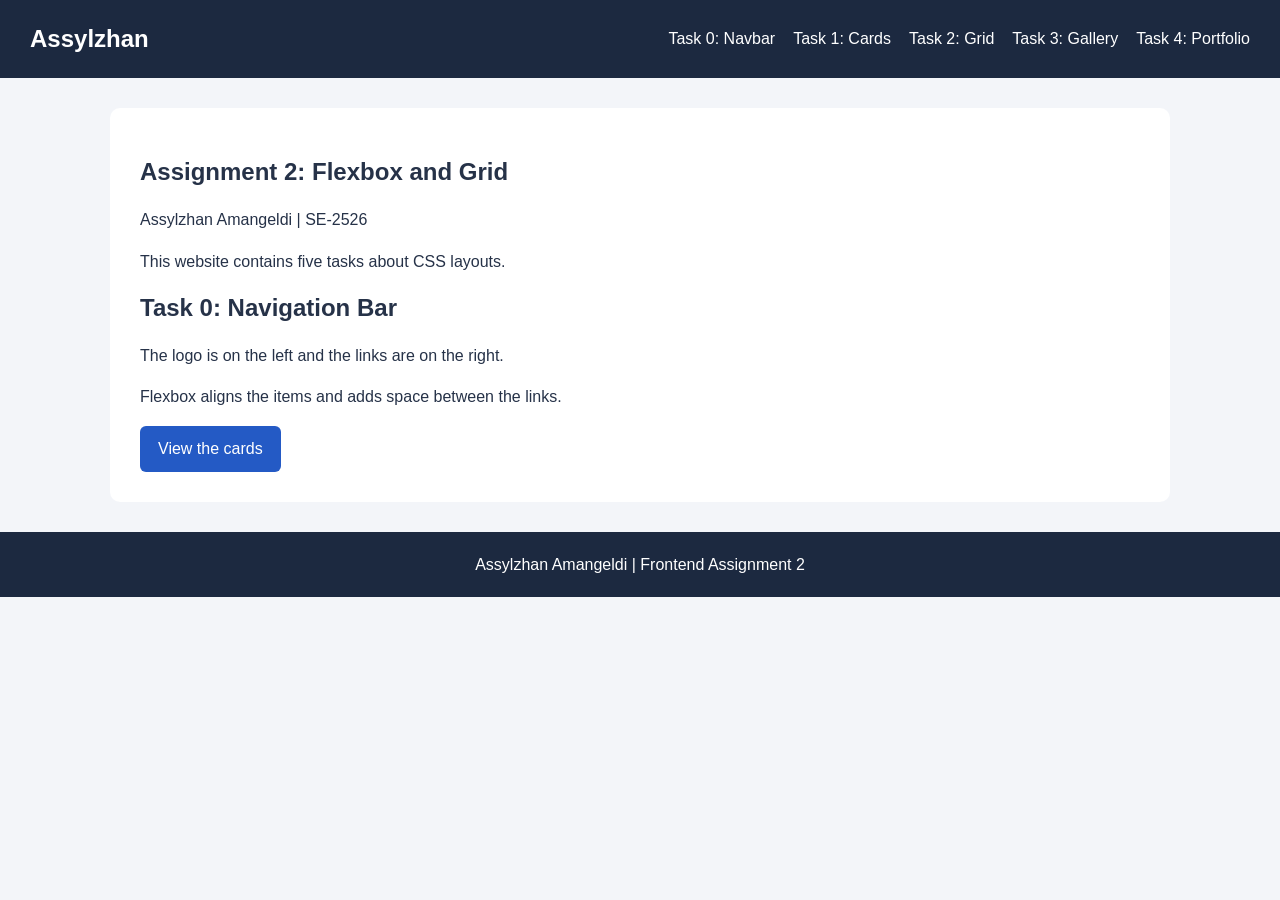
<file: index.html>
﻿<!DOCTYPE html>
<html lang="en">
<head>
    <meta charset="UTF-8">
    <meta name="viewport" content="width=device-width, initial-scale=1.0">
    <title>Task 0: Navigation | Assylzhan</title>
    <link rel="stylesheet" href="common.css">
    <link rel="stylesheet" href="task0-navbar.css">
    <link rel="stylesheet" href="task0-navbar.css">
</head>
<body>
<header class="navbar">
    <a class="logo" href="index.html">Assylzhan</a>
    <nav aria-label="Main navigation">
        <ul class="nav-links">
            <li><a href="index.html">Task 0: Navbar</a></li>
            <li><a href="task1-cards.html">Task 1: Cards</a></li>
            <li><a href="task2-grid.html">Task 2: Grid</a></li>
            <li><a href="task3-gallery.html">Task 3: Gallery</a></li>
            <li><a href="task4-portfolio.html">Task 4: Portfolio</a></li>
        </ul>
    </nav>
</header>
<main>
    <section class="introduction">
        <h1>Assignment 2: Flexbox and Grid</h1>
        <p>Assylzhan Amangeldi | SE-2526</p>
        <p>This website contains five tasks about CSS layouts.</p>
        <h2>Task 0: Navigation Bar</h2>
        <p>The logo is on the left and the links are on the right.</p>
        <p>Flexbox aligns the items and adds space between the links.</p>
        <a class="button" href="task1-cards.html">View the cards</a>
    </section>
</main>
<footer class="site-footer">Assylzhan Amangeldi | Frontend Assignment 2</footer>
</body>
</html>
</file>
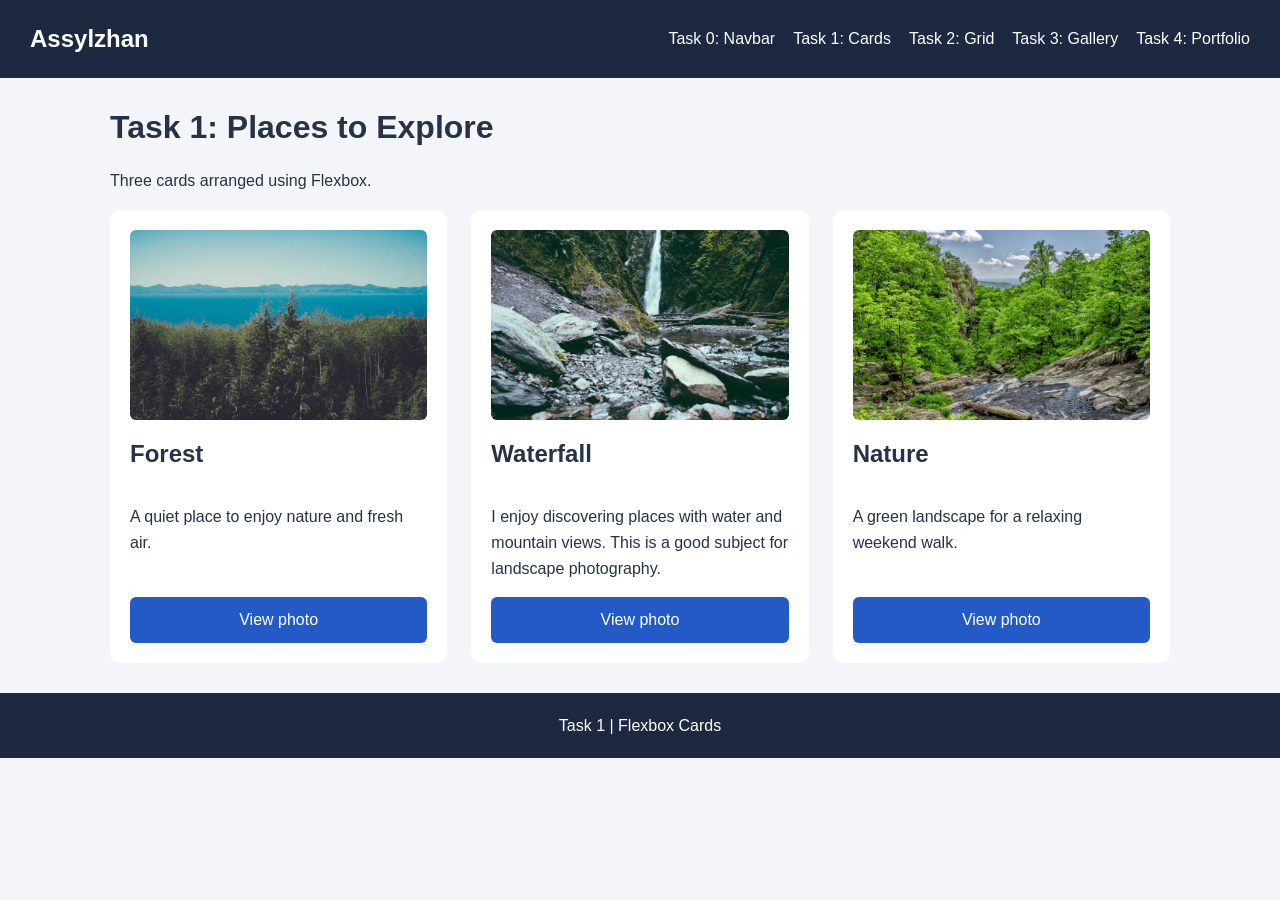
<file: task1-cards.html>
﻿<!DOCTYPE html>
<html lang="en">
<head>
    <meta charset="UTF-8">
    <meta name="viewport" content="width=device-width, initial-scale=1.0">
    <title>Task 1: Cards | Assylzhan</title>
    <link rel="stylesheet" href="common.css">
    <link rel="stylesheet" href="task0-navbar.css">
    <link rel="stylesheet" href="task1-cards.css">
</head>
<body>
<header class="navbar">
    <a class="logo" href="index.html">Assylzhan</a>
    <nav aria-label="Main navigation">
        <ul class="nav-links">
            <li><a href="index.html">Task 0: Navbar</a></li>
            <li><a href="task1-cards.html">Task 1: Cards</a></li>
            <li><a href="task2-grid.html">Task 2: Grid</a></li>
            <li><a href="task3-gallery.html">Task 3: Gallery</a></li>
            <li><a href="task4-portfolio.html">Task 4: Portfolio</a></li>
        </ul>
    </nav>
</header>
<main>
    <h1>Task 1: Places to Explore</h1>
    <p>Three cards arranged using Flexbox.</p>

    <section class="card-row" aria-label="Travel cards">
        <article class="card">
            <img src="images/photo1.jpg" alt="Forest landscape beside a lake">
            <h2>Forest</h2>
            <p>A quiet place to enjoy nature and fresh air.</p>
            <a class="button" href="task3-gallery.html#photo1">View photo</a>
        </article>

        <article class="card">
            <img src="images/photo2.jpg" alt="Waterfall flowing over rocks">
            <h2>Waterfall</h2>
            <p>I enjoy discovering places with water and mountain views. This is a good subject for landscape photography.</p>
            <a class="button" href="task3-gallery.html#photo2">View photo</a>
        </article>

        <article class="card">
            <img src="images/photo3.jpg" alt="Trees in a natural landscape">
            <h2>Nature</h2>
            <p>A green landscape for a relaxing weekend walk.</p>
            <a class="button" href="task3-gallery.html#photo3">View photo</a>
        </article>
    </section>
</main>
<footer class="site-footer">Task 1 | Flexbox Cards</footer>
</body>
</html>
</file>
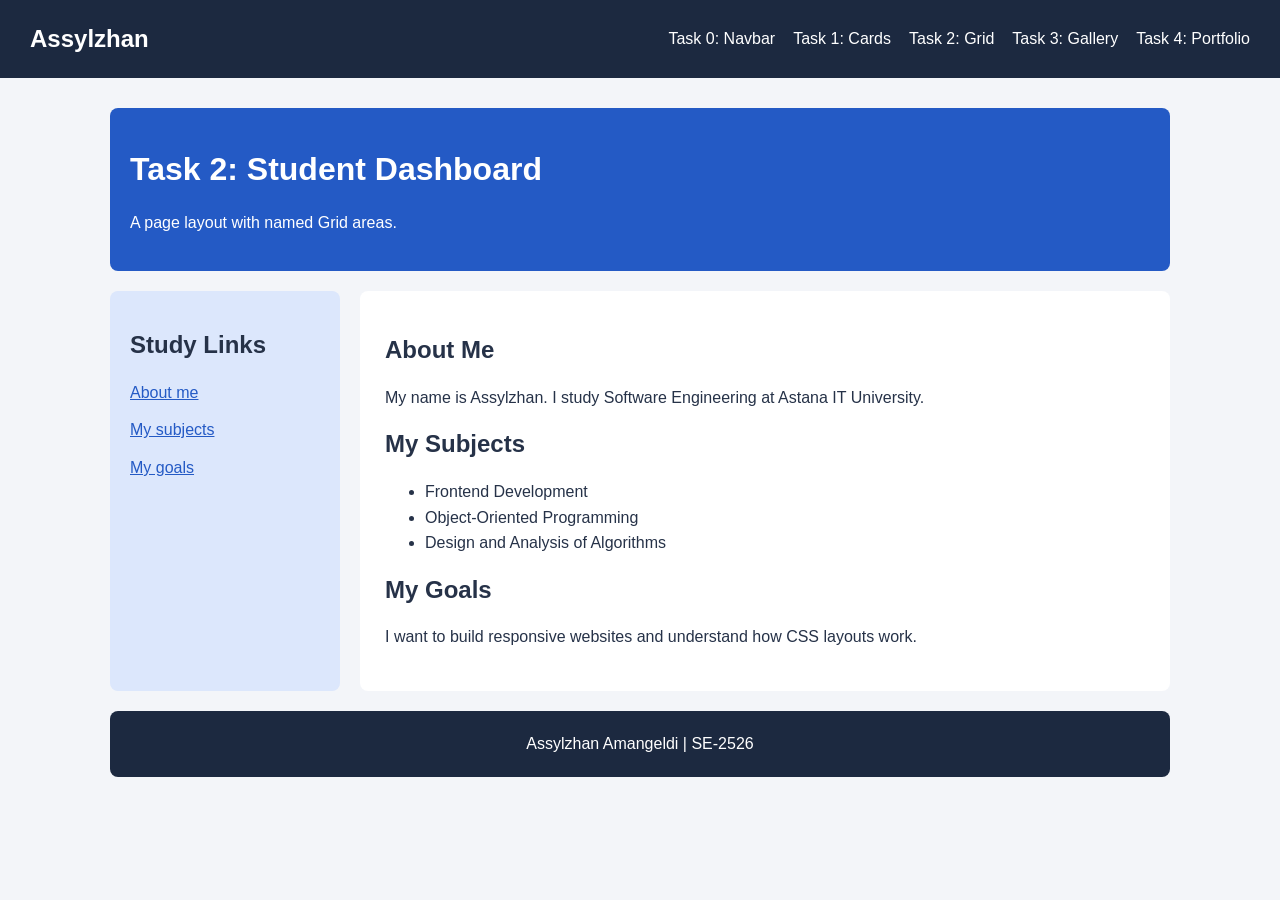
<file: task2-grid.html>
﻿<!DOCTYPE html>
<html lang="en">
<head>
    <meta charset="UTF-8">
    <meta name="viewport" content="width=device-width, initial-scale=1.0">
    <title>Task 2: Grid Layout | Assylzhan</title>
    <link rel="stylesheet" href="common.css">
    <link rel="stylesheet" href="task0-navbar.css">
    <link rel="stylesheet" href="task2-grid.css">
</head>
<body>
<header class="navbar">
    <a class="logo" href="index.html">Assylzhan</a>
    <nav aria-label="Main navigation">
        <ul class="nav-links">
            <li><a href="index.html">Task 0: Navbar</a></li>
            <li><a href="task1-cards.html">Task 1: Cards</a></li>
            <li><a href="task2-grid.html">Task 2: Grid</a></li>
            <li><a href="task3-gallery.html">Task 3: Gallery</a></li>
            <li><a href="task4-portfolio.html">Task 4: Portfolio</a></li>
        </ul>
    </nav>
</header>
<div class="page-layout">
    <header class="layout-header">
        <h1>Task 2: Student Dashboard</h1>
        <p>A page layout with named Grid areas.</p>
    </header>

    <aside class="layout-sidebar">
        <h2>Study Links</h2>
        <a href="#about">About me</a>
        <a href="#subjects">My subjects</a>
        <a href="#goals">My goals</a>
    </aside>

    <main class="layout-content">
        <section id="about">
            <h2>About Me</h2>
            <p>My name is Assylzhan. I study Software Engineering at Astana IT University.</p>
        </section>

        <section id="subjects">
            <h2>My Subjects</h2>
            <ul>
                <li>Frontend Development</li>
                <li>Object-Oriented Programming</li>
                <li>Design and Analysis of Algorithms</li>
            </ul>
        </section>

        <section id="goals">
            <h2>My Goals</h2>
            <p>I want to build responsive websites and understand how CSS layouts work.</p>
        </section>
    </main>

    <footer class="layout-footer">
        Assylzhan Amangeldi | SE-2526
    </footer>
</div>
</body>
</html>
</file>
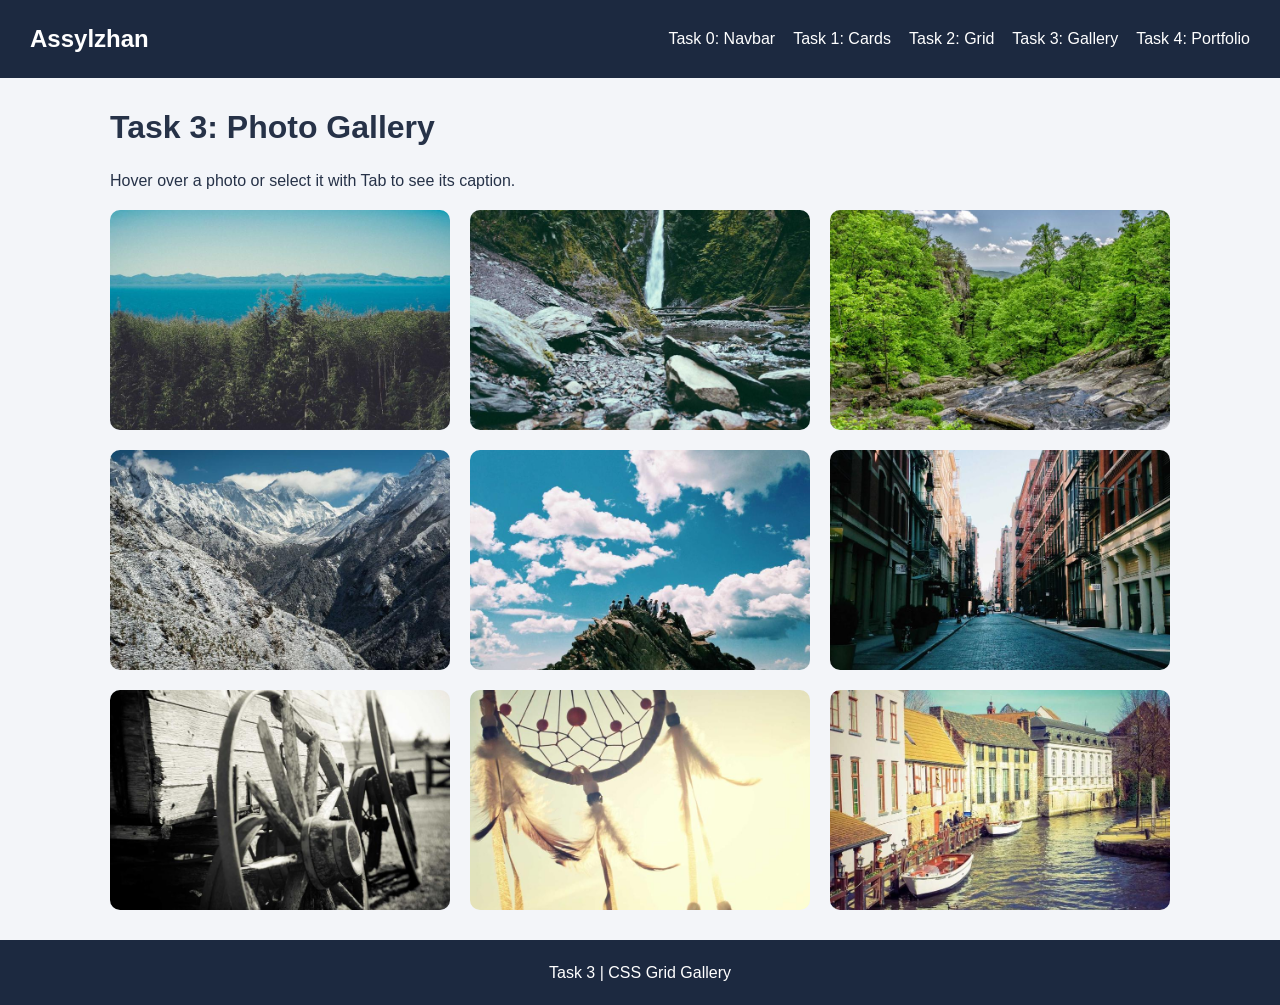
<file: task3-gallery.html>
﻿<!DOCTYPE html>
<html lang="en">
<head>
    <meta charset="UTF-8">
    <meta name="viewport" content="width=device-width, initial-scale=1.0">
    <title>Task 3: Gallery | Assylzhan</title>
    <link rel="stylesheet" href="common.css">
    <link rel="stylesheet" href="task0-navbar.css">
    <link rel="stylesheet" href="task3-gallery.css">
</head>
<body>
<header class="navbar">
    <a class="logo" href="index.html">Assylzhan</a>
    <nav aria-label="Main navigation">
        <ul class="nav-links">
            <li><a href="index.html">Task 0: Navbar</a></li>
            <li><a href="task1-cards.html">Task 1: Cards</a></li>
            <li><a href="task2-grid.html">Task 2: Grid</a></li>
            <li><a href="task3-gallery.html">Task 3: Gallery</a></li>
            <li><a href="task4-portfolio.html">Task 4: Portfolio</a></li>
        </ul>
    </nav>
</header>
<main>
    <h1>Task 3: Photo Gallery</h1>
    <p>Hover over a photo or select it with Tab to see its caption.</p>

    <section class="gallery" aria-label="Nine landscape photographs">
        <figure class="gallery-item" id="photo1" tabindex="0">
            <img src="images/photo1.jpg" alt="Forest and lake landscape">
            <figcaption>Forest and lake</figcaption>
        </figure>
        <figure class="gallery-item" id="photo2" tabindex="0">
            <img src="images/photo2.jpg" alt="Waterfall in a rocky landscape">
            <figcaption>Waterfall</figcaption>
        </figure>
        <figure class="gallery-item" id="photo3" tabindex="0">
            <img src="images/photo3.jpg" alt="Trees in a forest">
            <figcaption>Forest walk</figcaption>
        </figure>
        <figure class="gallery-item" id="photo4" tabindex="0">
            <img src="images/photo4.jpg" alt="Mountain landscape">
            <figcaption>Mountain view</figcaption>
        </figure>
        <figure class="gallery-item" id="photo5" tabindex="0">
            <img src="images/photo5.jpg" alt="Landscape under an open sky">
            <figcaption>Open sky</figcaption>
        </figure>
        <figure class="gallery-item" id="photo6" tabindex="0">
            <img src="images/photo6.jpg" alt="Outdoor landscape photograph">
            <figcaption>Exploring outdoors</figcaption>
        </figure>
        <figure class="gallery-item" id="photo7" tabindex="0">
            <img src="images/photo7.jpg" alt="Natural scenery">
            <figcaption>Quiet scenery</figcaption>
        </figure>
        <figure class="gallery-item" id="photo8" tabindex="0">
            <img src="images/photo8.jpg" alt="Outdoor view from the photo collection">
            <figcaption>A new view</figcaption>
        </figure>
        <figure class="gallery-item" id="photo9" tabindex="0">
            <img src="images/photo9.jpg" alt="Landscape from the travel collection">
            <figcaption>Weekend exploration</figcaption>
        </figure>
    </section>
</main>
<footer class="site-footer">Task 3 | CSS Grid Gallery</footer>
</body>
</html>
</file>
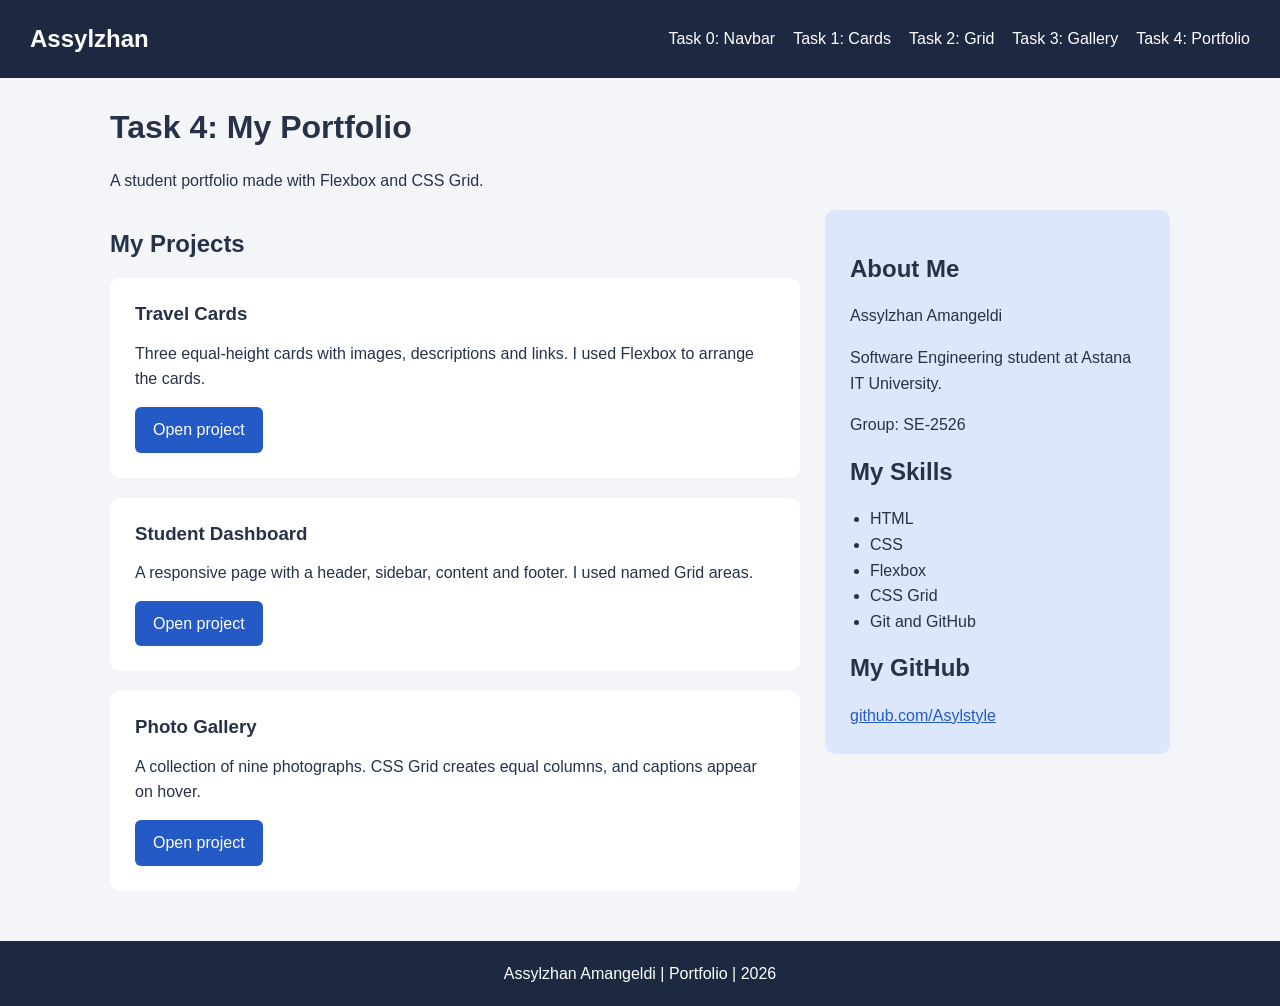
<file: task4-portfolio.html>
﻿<!DOCTYPE html>
<html lang="en">
<head>
    <meta charset="UTF-8">
    <meta name="viewport" content="width=device-width, initial-scale=1.0">
    <title>Task 4: Portfolio | Assylzhan</title>
    <link rel="stylesheet" href="common.css">
    <link rel="stylesheet" href="task0-navbar.css">
    <link rel="stylesheet" href="task4-portfolio.css">
</head>
<body>
<header class="navbar">
    <a class="logo" href="index.html">Assylzhan</a>
    <nav aria-label="Main navigation">
        <ul class="nav-links">
            <li><a href="index.html">Task 0: Navbar</a></li>
            <li><a href="task1-cards.html">Task 1: Cards</a></li>
            <li><a href="task2-grid.html">Task 2: Grid</a></li>
            <li><a href="task3-gallery.html">Task 3: Gallery</a></li>
            <li><a href="task4-portfolio.html">Task 4: Portfolio</a></li>
        </ul>
    </nav>
</header>
<main>
    <h1>Task 4: My Portfolio</h1>
    <p>A student portfolio made with Flexbox and CSS Grid.</p>

    <div class="portfolio-layout">
        <section class="projects">
            <h2>My Projects</h2>

            <article class="project-card">
                <h3>Travel Cards</h3>
                <p>Three equal-height cards with images, descriptions and links. I used Flexbox to arrange the cards.</p>
                <a class="button" href="task1-cards.html">Open project</a>
            </article>

            <article class="project-card">
                <h3>Student Dashboard</h3>
                <p>A responsive page with a header, sidebar, content and footer. I used named Grid areas.</p>
                <a class="button" href="task2-grid.html">Open project</a>
            </article>

            <article class="project-card">
                <h3>Photo Gallery</h3>
                <p>A collection of nine photographs. CSS Grid creates equal columns, and captions appear on hover.</p>
                <a class="button" href="task3-gallery.html">Open project</a>
            </article>
        </section>

        <aside class="portfolio-sidebar">
            <h2>About Me</h2>
            <p>Assylzhan Amangeldi</p>
            <p>Software Engineering student at Astana IT University.</p>
            <p>Group: SE-2526</p>

            <h2>My Skills</h2>
            <ul>
                <li>HTML</li>
                <li>CSS</li>
                <li>Flexbox</li>
                <li>CSS Grid</li>
                <li>Git and GitHub</li>
            </ul>

            <h2>My GitHub</h2>
            <a href="https://github.com/Asylstyle">github.com/Asylstyle</a>
        </aside>
    </div>
</main>
<footer class="site-footer">Assylzhan Amangeldi | Portfolio | 2026</footer>
</body>
</html>
</file>
<file: common.css>
﻿* {
    box-sizing: border-box;
}

body {
    margin: 0;
    font-family: Arial, sans-serif;
    background: #f3f5f9;
    color: #263248;
    line-height: 1.6;
}

main {
    max-width: 1100px;
    margin: 30px auto;
    padding: 0 20px;
}

h1, h2, h3 {
    line-height: 1.2;
}

a {
    color: #245ac5;
}

.button {
    display: inline-block;
    padding: 10px 18px;
    border-radius: 6px;
    background: #245ac5;
    color: white;
    text-decoration: none;
    text-align: center;
}

.button:hover {
    background: #193f8c;
}

a:focus-visible {
    outline: 3px solid #f3aa25;
    outline-offset: 4px;
}

.site-footer {
    padding: 20px;
    text-align: center;
    background: #1c2940;
    color: white;
}
</file>
<file: task0-navbar.css>
﻿/* Flexbox navigation used on every page */
.navbar {
    display: flex;
    justify-content: space-between;
    align-items: center;
    gap: 20px;
    padding: 20px 30px;
    background: #1c2940;
}

.logo {
    color: white;
    font-size: 24px;
    font-weight: bold;
    text-decoration: none;
}

.nav-links {
    display: flex;
    align-items: center;
    flex-wrap: wrap;
    gap: 18px;
    list-style: none;
    padding: 0;
    margin: 0;
}

.nav-links a {
    color: white;
    text-decoration: none;
}

.nav-links a:hover {
    color: #9fc4ff;
}

.introduction {
    padding: 30px;
    background: white;
    border-radius: 10px;
}

@media (max-width: 700px) {
    .navbar {
        flex-direction: column;
    }

    .nav-links {
        justify-content: center;
    }
}
</file>
<file: task1-cards.css>
﻿.card-row {
    display: flex;
    align-items: stretch;
    gap: 24px;
}

.card {
    display: flex;
    flex-direction: column;
    flex: 1;
    min-width: 0;
    padding: 20px;
    background: white;
    border-radius: 10px;
    transition: transform 0.2s, box-shadow 0.2s;
}

.card:hover {
    transform: translateY(-5px);
    box-shadow: 0 8px 20px #00000020;
}

.card img {
    width: 100%;
    height: 190px;
    object-fit: cover;
    border-radius: 6px;
}

.card .button {
    margin-top: auto;
}

@media (max-width: 700px) {
    .card-row {
        flex-direction: column;
    }
}
</file>
<file: task2-grid.css>
﻿.page-layout {
    display: grid;
    grid-template-columns: 230px 1fr;
    grid-template-rows: auto 1fr auto;
    grid-template-areas:
        "header header"
        "sidebar content"
        "footer footer";
    gap: 20px;
    max-width: 1100px;
    min-height: 70vh;
    margin: 30px auto;
    padding: 0 20px;
}

.layout-header {
    grid-area: header;
    padding: 20px;
    background: #245ac5;
    color: white;
    border-radius: 8px;
}

.layout-sidebar {
    grid-area: sidebar;
    padding: 20px;
    background: #dce7fc;
    border-radius: 8px;
}

.layout-sidebar a {
    display: block;
    margin-bottom: 12px;
}

.layout-content {
    grid-area: content;
    min-width: 0;
    max-width: none;
    margin: 0;
    padding: 25px;
    background: white;
    border-radius: 8px;
}

.layout-footer {
    grid-area: footer;
    padding: 20px;
    text-align: center;
    background: #1c2940;
    color: white;
    border-radius: 8px;
}

@media (max-width: 700px) {
    .page-layout {
        grid-template-columns: 1fr;
        grid-template-areas:
            "header"
            "sidebar"
            "content"
            "footer";
    }
}
</file>
<file: task3-gallery.css>
﻿.gallery {
    display: grid;
    grid-template-columns: repeat(3, 1fr);
    grid-auto-rows: 220px;
    gap: 20px;
}

.gallery-item {
    position: relative;
    margin: 0;
    overflow: hidden;
    border-radius: 10px;
}

.gallery-item img {
    display: block;
    width: 100%;
    height: 100%;
    object-fit: cover;
    transition: transform 0.3s;
}

.gallery-item figcaption {
    position: absolute;
    bottom: 0;
    left: 0;
    width: 100%;
    padding: 14px;
    background: #000000b3;
    color: white;
    opacity: 0;
    transition: opacity 0.3s;
}

.gallery-item:hover figcaption,
.gallery-item:focus figcaption {
    opacity: 1;
}

.gallery-item:hover img {
    transform: scale(1.05);
}

.gallery-item:focus {
    outline: 3px solid #245ac5;
    outline-offset: 3px;
}

@media (max-width: 800px) {
    .gallery {
        grid-template-columns: repeat(2, 1fr);
    }
}

@media (max-width: 500px) {
    .gallery {
        grid-template-columns: 1fr;
    }
}

@media (hover: none) {
    .gallery-item figcaption {
        opacity: 1;
    }
}
</file>
<file: task4-portfolio.css>
﻿.portfolio-layout {
    display: grid;
    grid-template-columns: 2fr 1fr;
    gap: 25px;
    align-items: start;
}

.projects {
    min-width: 0;
}

.project-card {
    display: flex;
    flex-direction: column;
    gap: 15px;
    margin-bottom: 20px;
    padding: 25px;
    background: white;
    border-radius: 10px;
}

.project-card h3,
.project-card p {
    margin: 0;
}

.project-card .button {
    align-self: flex-start;
    margin-top: auto;
}

.portfolio-sidebar {
    padding: 25px;
    background: #dce7fc;
    border-radius: 10px;
}

.portfolio-sidebar ul {
    padding-left: 20px;
}

@media (max-width: 700px) {
    .portfolio-layout {
        grid-template-columns: 1fr;
    }
}
</file>
